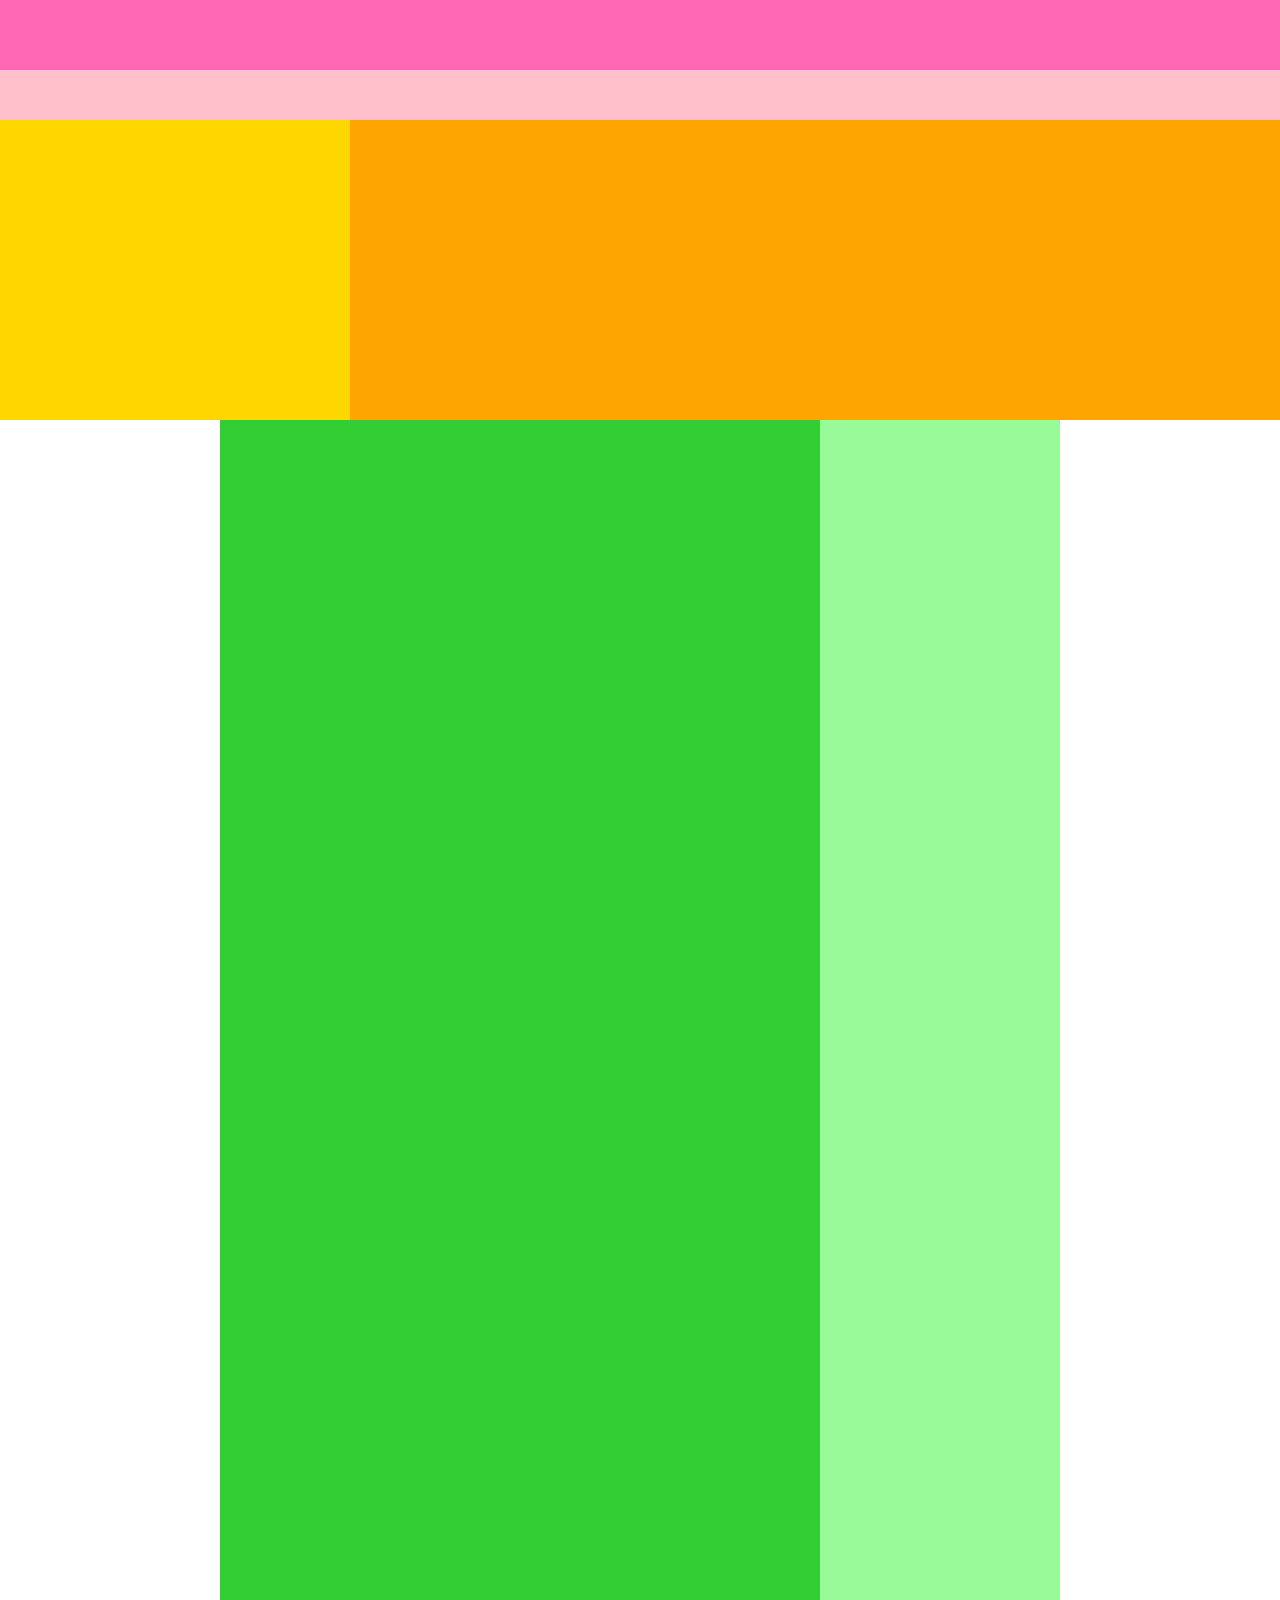
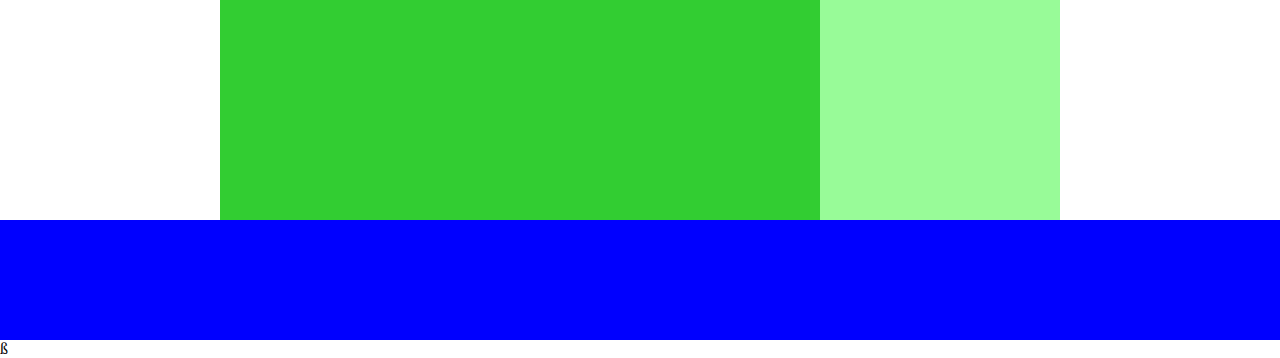
<file: caravvam/index.html>
<!DOCTYPE html>
<html>
<head>
	<meta charset="UTF-8">
	<!-- CSSファイルの読み込み -->
	<link rel="stylesheet" type="text/css" href="style.css">
	<title>CARAVAN</title>
</head>
<body>

	<!-- header用のdiv -->
	<div class="header">
	  <div class="header-top"></div>
	  <div class="header-bottom"></div>
	</div>

	<!-- main-visual用のdiv -->
	<div class="main-visual">
		<div class="main-visual-content"></div>
	</div>

	<!-- main用のdiv -->
	<div class="main clearfix">
		<div class="blog"></div>
		<div class="sidebar"></div>
	</div>

	<!-- footer用のdiv -->
	<div class="footer"></div>ß
</body>
</html>
</file>
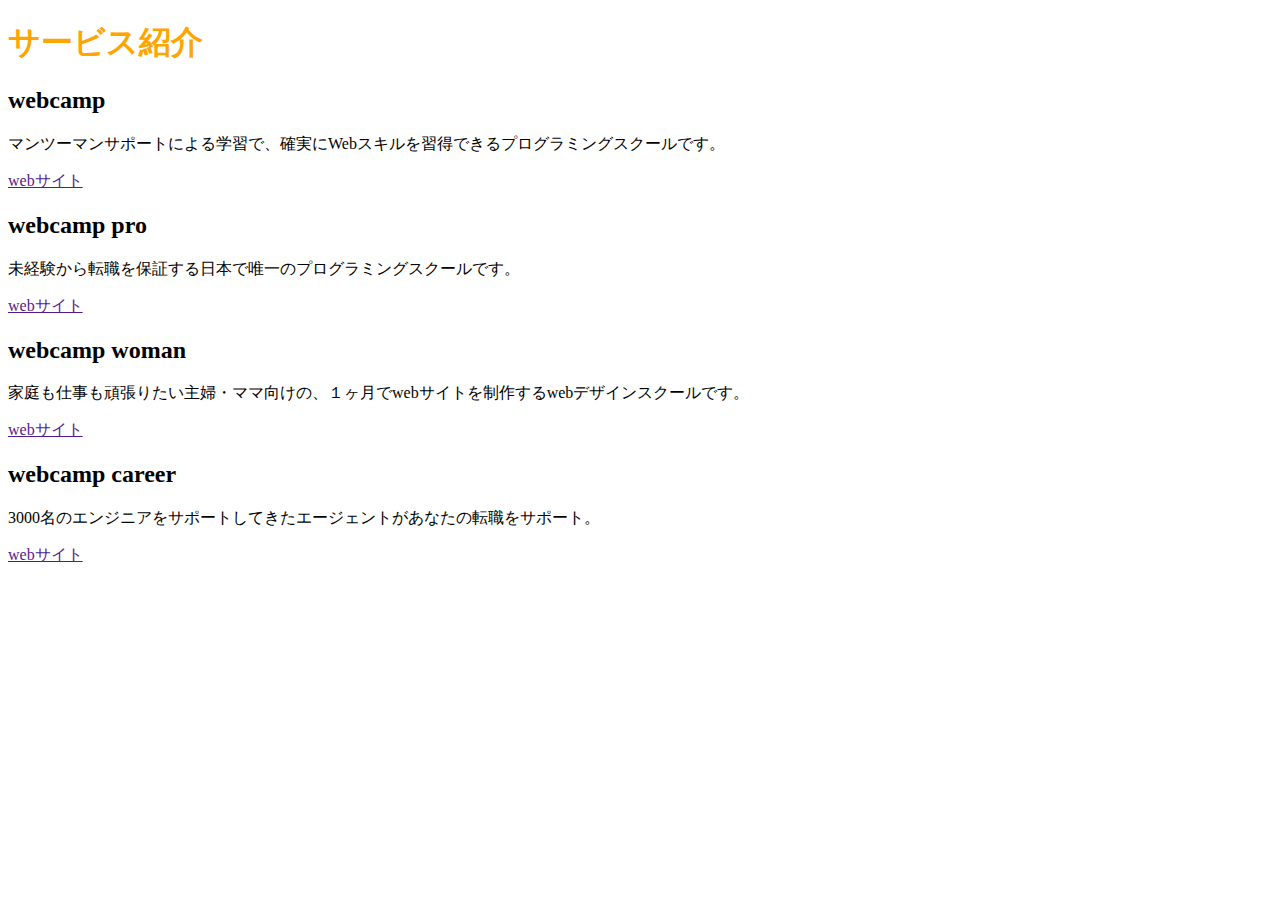
<file: chapter2_exercise/index.html>
<!DOCTYPE html>
<html>
<head>
	<meta charset="UTF8">
	<!-- style.css -->
	<link rel="stylesheet" type="text/css" href="style.css">
</head>
<body>
	<h1>サービス紹介</h1>
	<h2> webcamp </h2>
	<p>マンツーマンサポートによる学習で、確実にWebスキルを習得できるプログラミングスクールです。</p>
	<a href="">webサイト</a>
	<h2>webcamp pro</h2>
	<p>未経験から転職を保証する日本で唯一のプログラミングスクールです。</p>
	<a href="">webサイト</a>
	<h2>webcamp woman</h2>
	<p>家庭も仕事も頑張りたい主婦・ママ向けの、１ヶ月でwebサイトを制作するwebデザインスクールです。</p>
    <a href="">webサイト</a>	
    <h2>webcamp career</h2>
    <p>3000名のエンジニアをサポートしてきたエージェントがあなたの転職をサポート。</p>
    <a href="">webサイト</a>






</body>
</html>
</file>
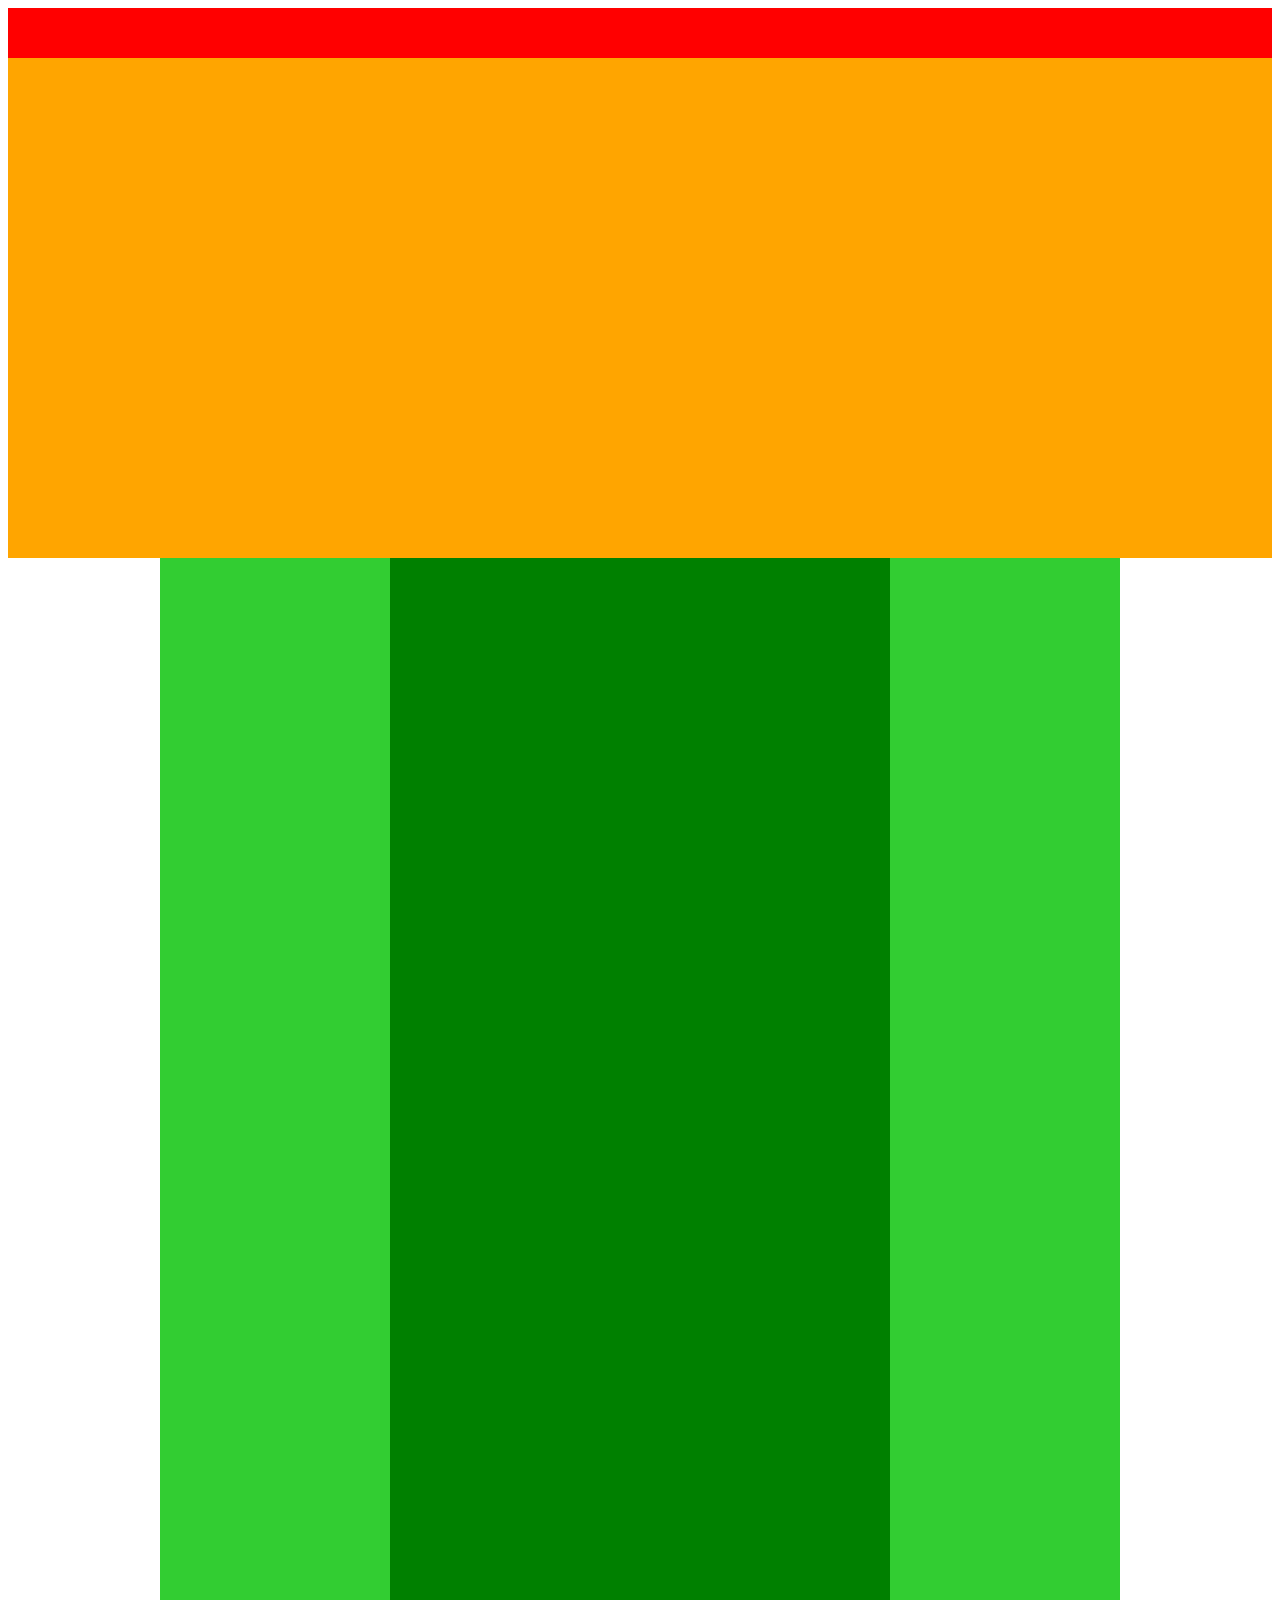
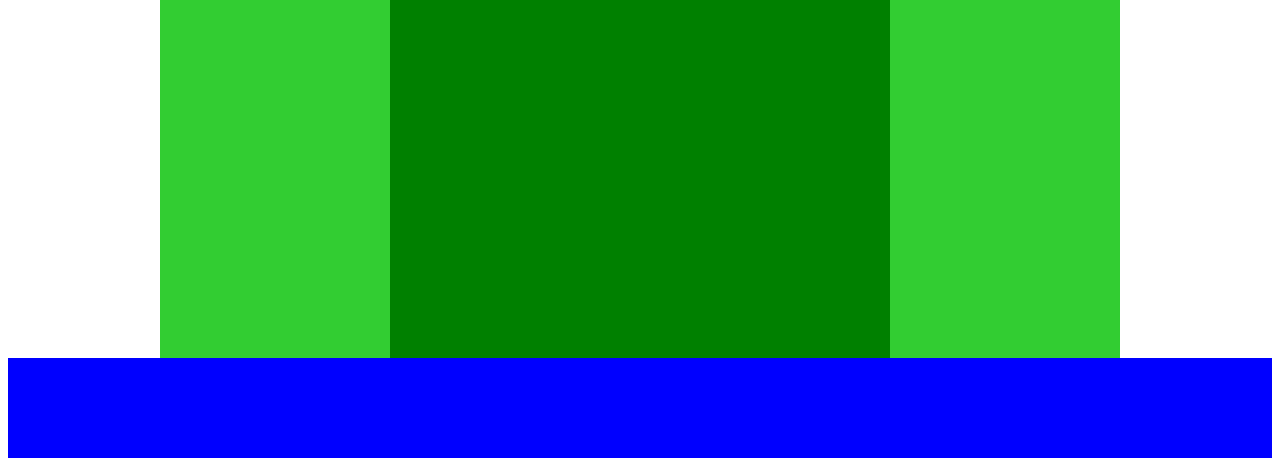
<file: chapter3_exercise/index.html>
<!DOCTYPE html>
<html>
<head>
	<meta charest="UTF-8">
	<title></title>
	<link rel="stylesheet" type="text/css" href="style.css">
</head>
<body>
	<div class="header"></div>

	<div class="main-visual"></div>

	<div class="body clearfix">

		<div class="bob"></div>

		<div class="main"></div>

		<div class="bomb"></div>

	</div>

	<div class="footer"></div>



</body>
</html>
</file>
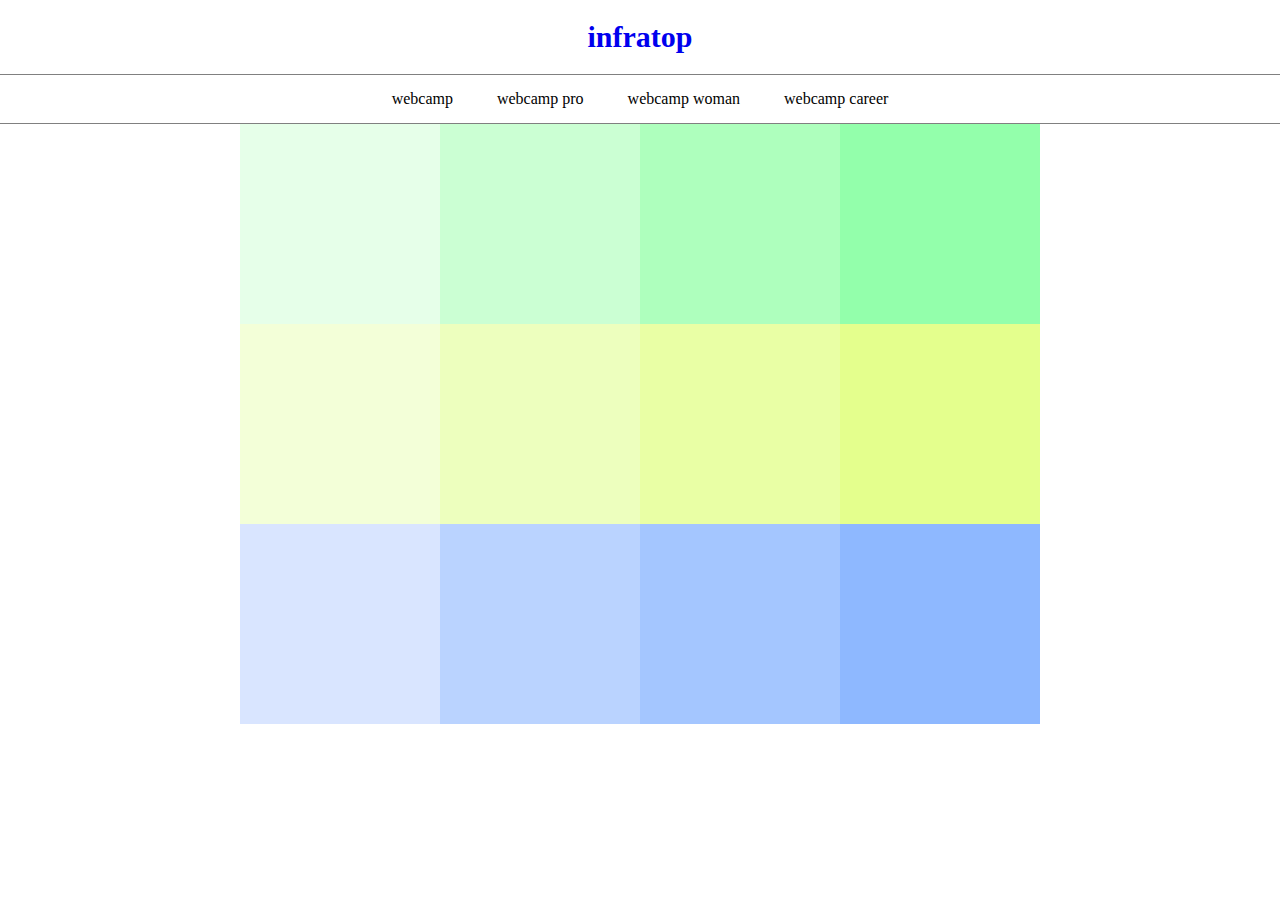
<file: chapter4_exercise/index.html>
<!DOCTYPE html>
<html>
<head>
	<meta charset="UTF-8" />
	<link rel="stylesheet" type="text/css" href="style.css">
	<title>infratop</title>
</head>
<body>
	<header>
		<h1 class="headline">
			<a href="index.html">infratop</a>
		</h1>
	</header>
	<nav>
		<ul class="nav-list">
			<li class="nav-list-item">
				<a herf="index.html">webcamp</a>
			</li>
			<li class="nav-list-item">webcamp pro</li>
			<li class="nav-list-item">webcamp woman</li>
			<li class="nav-list-item">webcamp career</li>
		</ul>
	</nav>
	<div class="main">
		<div class="box1"></div>
		<div class="box2"></div>
		<div class="box3"></div>
		<div class="box4"></div>
		<div class="box5"></div>
		<div class="box6"></div>
		<div class="box7"></div>
		<div class="box8"></div>
		<div class="box9"></div>
		<div class="box10"></div>
		<div class="box11"></div>
		<div class="box12"></div>
	</div>

	<footer>

	</footer>

</body>
</html>
</file>
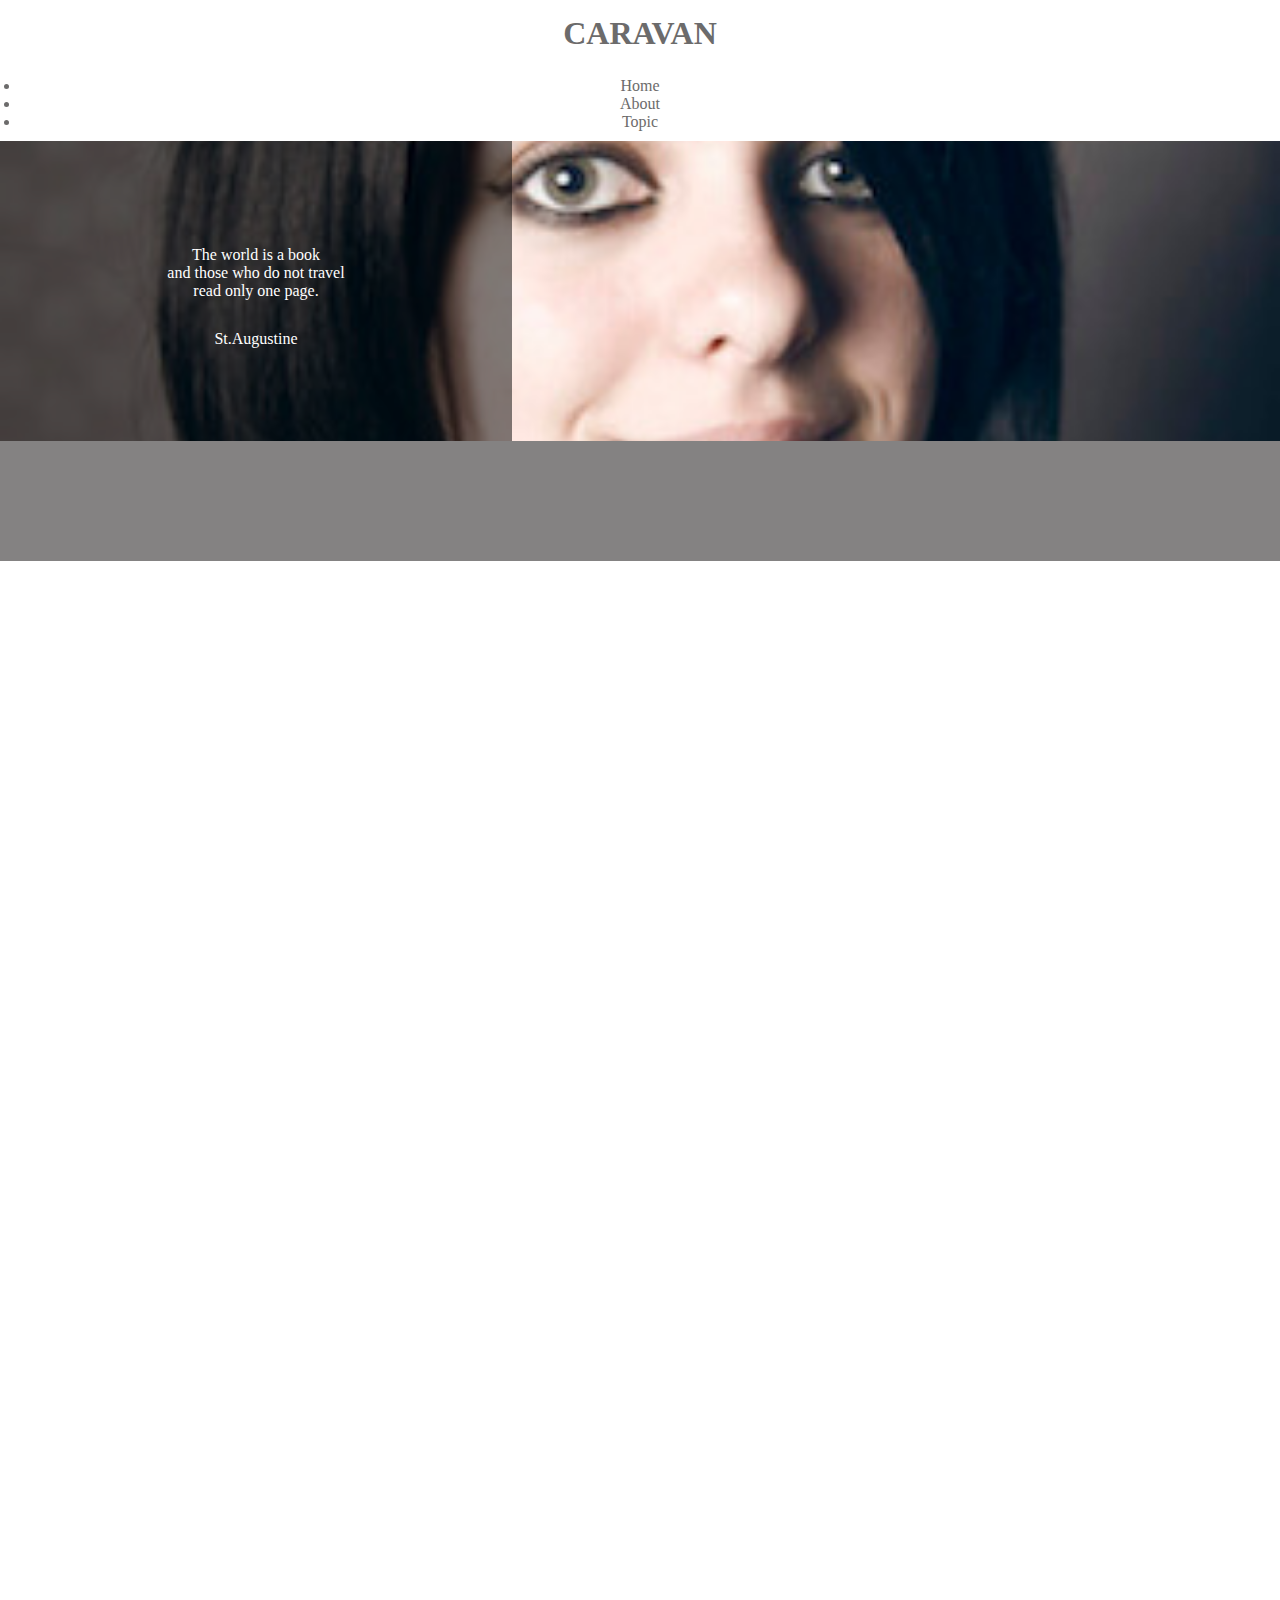
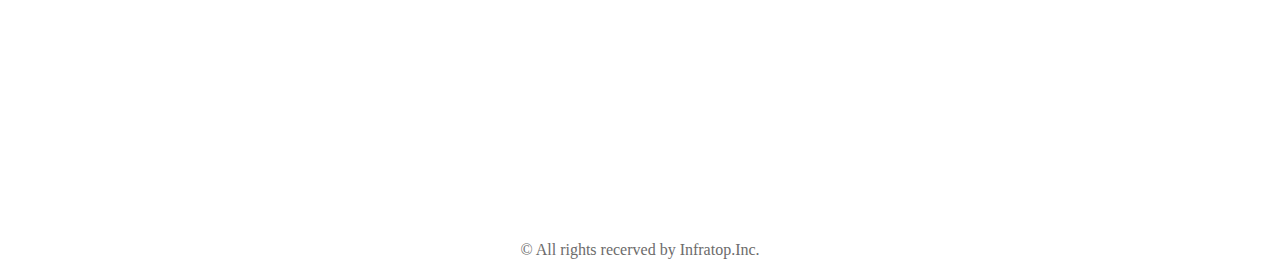
<file: chapter5_exercis/index.html>
<!DOCTYPE html>
<html>
<head>
  <meta charset="UTF-8" />
  <link rel="stylesheet" href="style.css">
  <title>CARAVAN</title>
</head>
<body>
  <header>
    <h1 class="headline">
      <a href="index.html">CARAVAN</a>
    </h1>
  </header>
  <nav>
    <ul class="nav-list">
      <li class="nav-list-item">
        <a href="index.html">Home</a>
      </li>
      <li class="nav-list-item">About</li>
      <li class="nav-list-item">Topic</li>
    </ul>
  </nav>
  <div class="main-visual">
    <div class="main-visual-content">
       <p class="main-visual-text">
        The world is a book<br>
        and those who do not travel<br>
        read only one page.
       </p>
       <p class="main-visual-name">
        St.Augustine
       </p>
    </div>
  </div>
  <!-
  <div class="main clearfix">
    <div class="blog"></div>
    <div class="sidebar"></div>
  </div>
  <footer>
    <p class="footer-text">© All rights recerved by Infratop.Inc.</p>

  </footer>
</body>
</html>
</file>
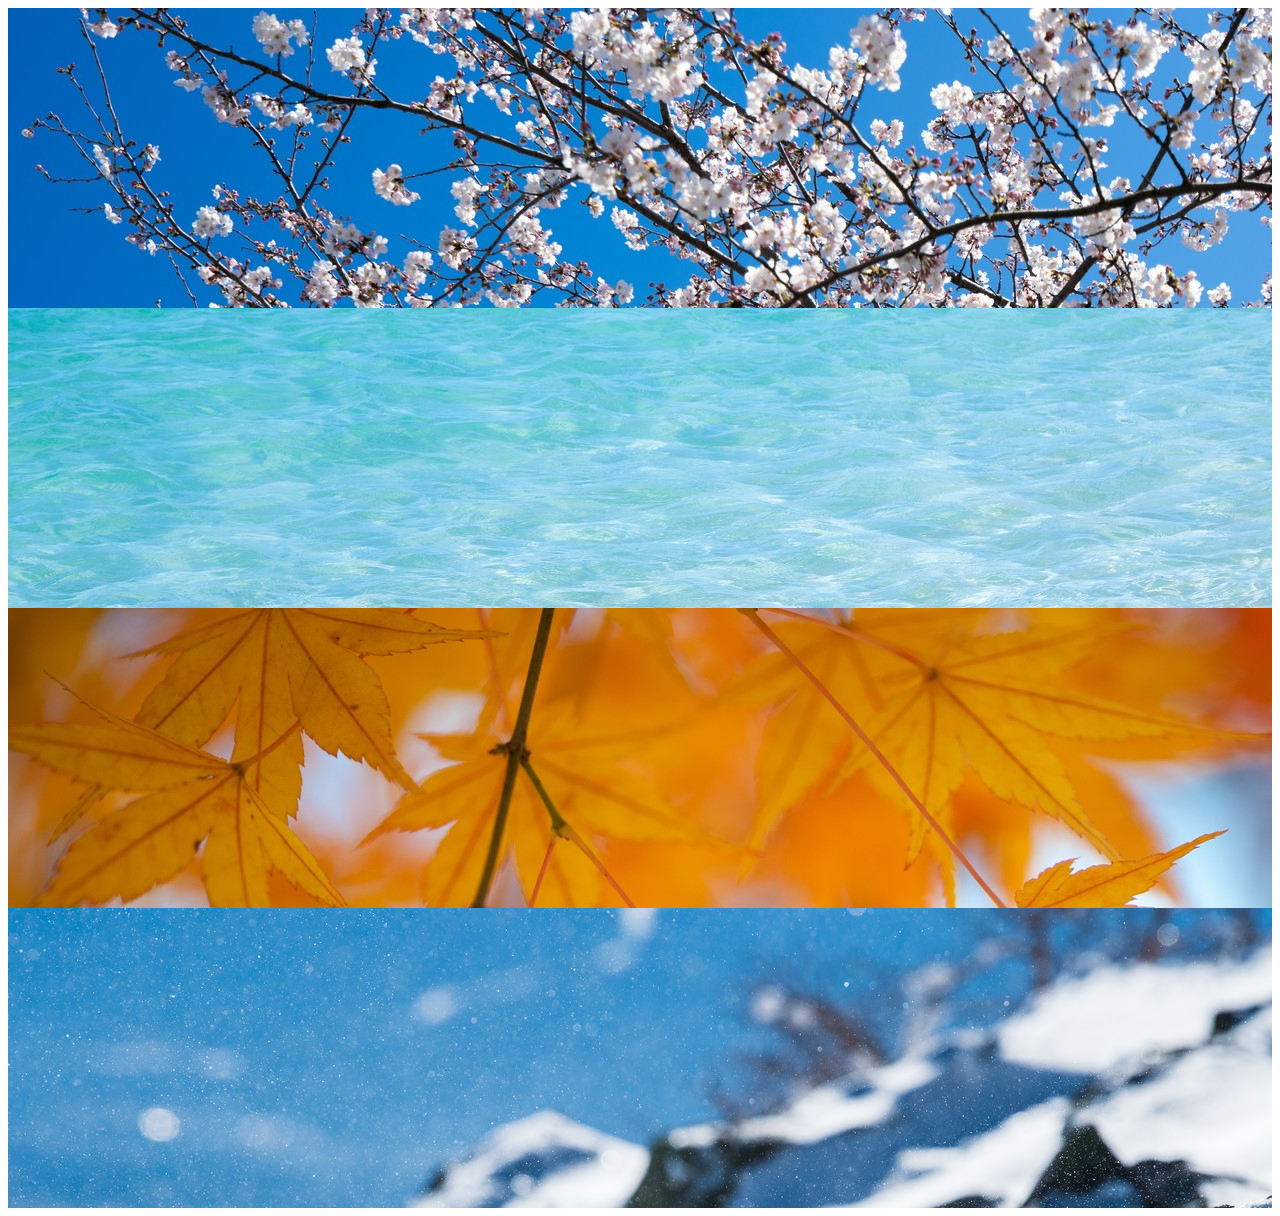
<file: chapter5_exercise_2/index.html>
<!DOCTYPE html>
<html>
<head>
	<title></title>
	<link rel="stylesheet" type="text/css" href="style.css">
</head>
<body>
	<main>
		<div class="spring"></div>
		<div class="summer"></div>
		<div class="autumn"></div>
		<div class="winter"></div>


	</main>




</body>
</html>
</file>
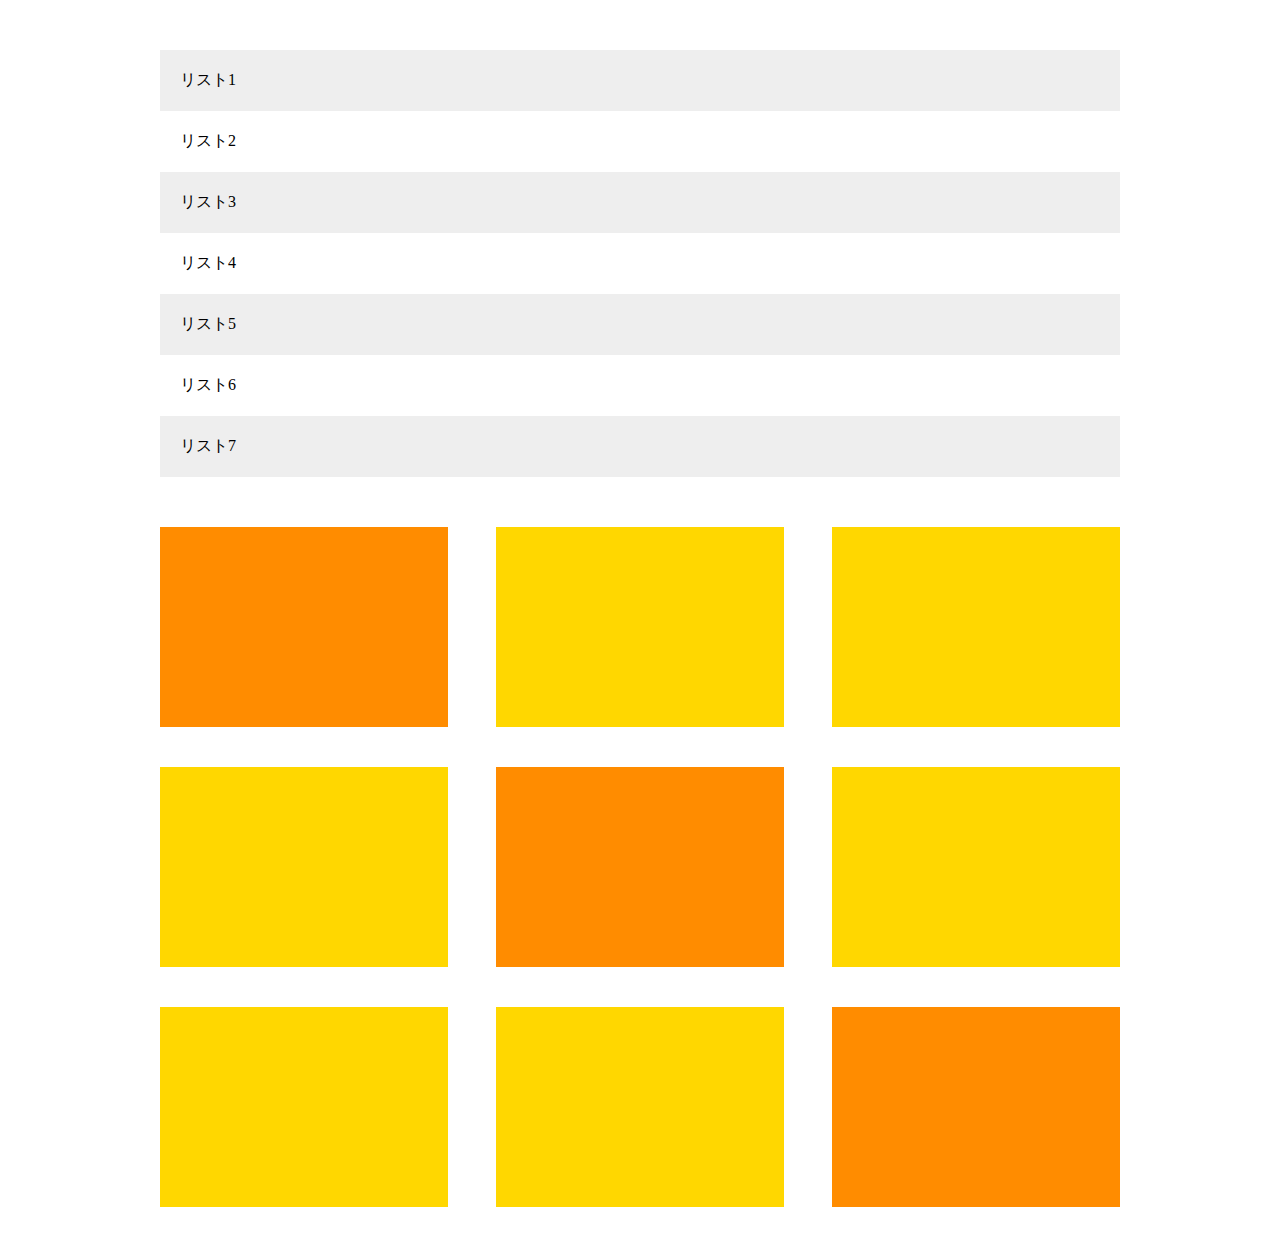
<file: chapter7_answer/index.html>
<!DOCTYPE html>
<html lang="ja">
<head>
  <meta charset="utf8">
  <title>7章演習</title>
  <link rel="stylesheet" href="style.css" >
</head>
<body>
  <main>
    <ul class="list">
      <li class="list-item">リスト1</li>
      <li class="list-item">リスト2</li>
      <li class="list-item">リスト3</li>
      <li class="list-item">リスト4</li>
      <li class="list-item">リスト5</li>
      <li class="list-item">リスト6</li>
      <li class="list-item">リスト7</li>
    </ul>

    <div class="clearfix">
      <div class="box"></div>
      <div class="box"></div>
      <div class="box"></div>
      <div class="box"></div>
      <div class="box"></div>
      <div class="box"></div>
      <div class="box"></div>
      <div class="box"></div>
      <div class="box"></div>
    </div>
  </main>
</body>
</html>
</file>
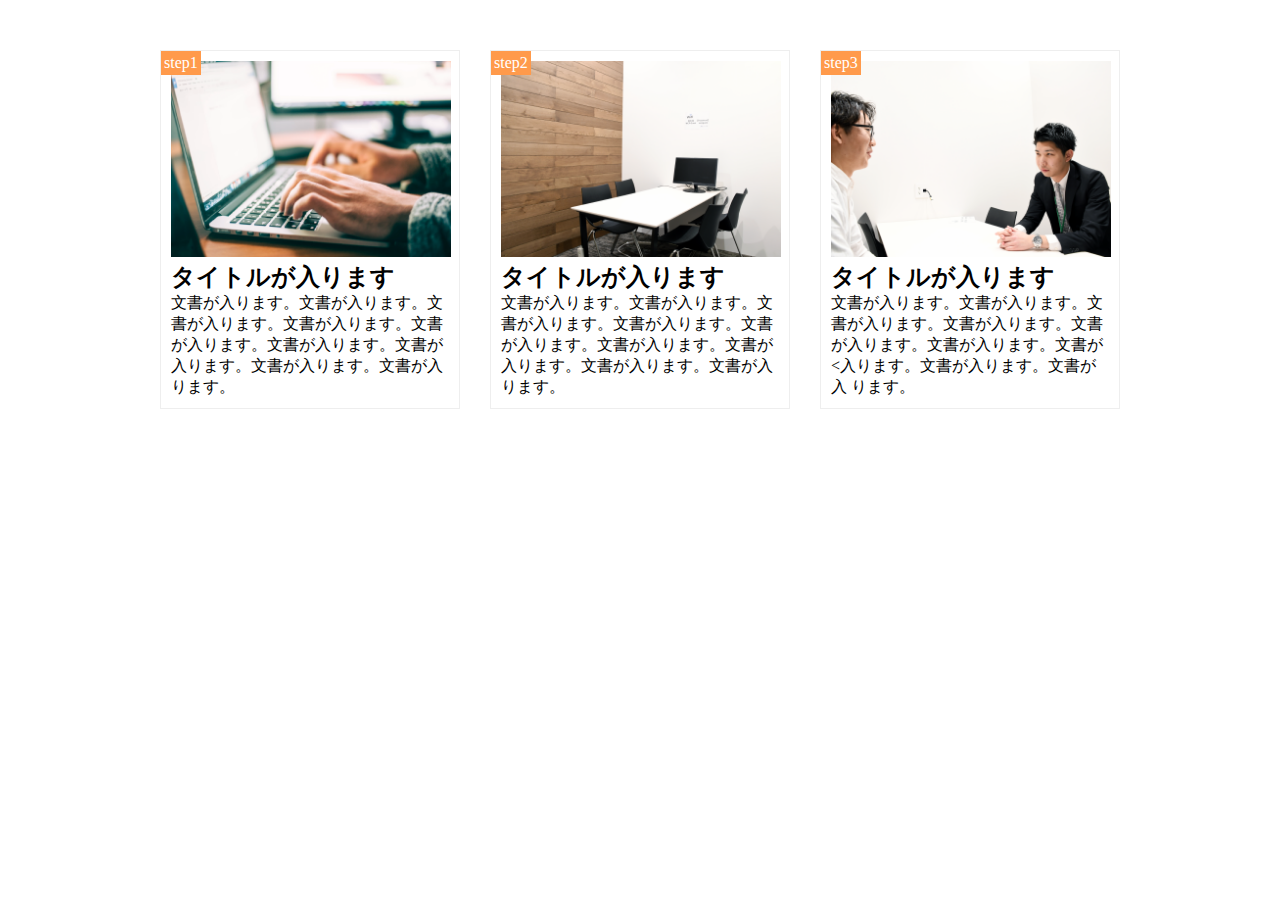
<file: chapter8_exercise/index.html>
<!DOCTYPE html>
<html>
<head>
	<meta charset="UTF-8">
	<meta name="viewport" content="width=device-width,initial-scale=1.0">
	<link rel="stylesheet" type="text/css" href="style.css">
	<title></title>
</head>
<body>
 <main class="clearfix">
		<div class="left">
			
				<img src="img/flow01.png">
				<span class="step-num">step1</span>

				<h2>タイトルが入ります</h2>
				<td align="center"></td>
			<p>
				文書が入ります。文書が入ります。文書が入ります。文書が入ります。文書
				が入ります。文書が入ります。文書が入ります。文書が入ります。文書が入
				ります。
			</p>
		</div>
	<div class="center">
		<img src="img/flow02.png">
		<span class="step-num">step2</span>
		<h2>タイトルが入ります</h2>
		<p>
			文書が入ります。文書が入ります。文書が入ります。文書が入ります。文書
			が入ります。文書が入ります。文書が入ります。文書が入ります。文書が入
			ります。
		</p>
	</div>
	<div class="right">
		<img src="img/flow03.png">
		<span class="step-num">step3</span>
		<h2>タイトルが入ります</h2>
		<p>
			文書が入ります。文書が入ります。文書が入ります。文書が入ります。文書
			が入ります。文書が入ります。文書が<入ります。文書が入ります。文書が入
			ります。
		</p>
	</div>
 </main>
</body>
</html>
</file>
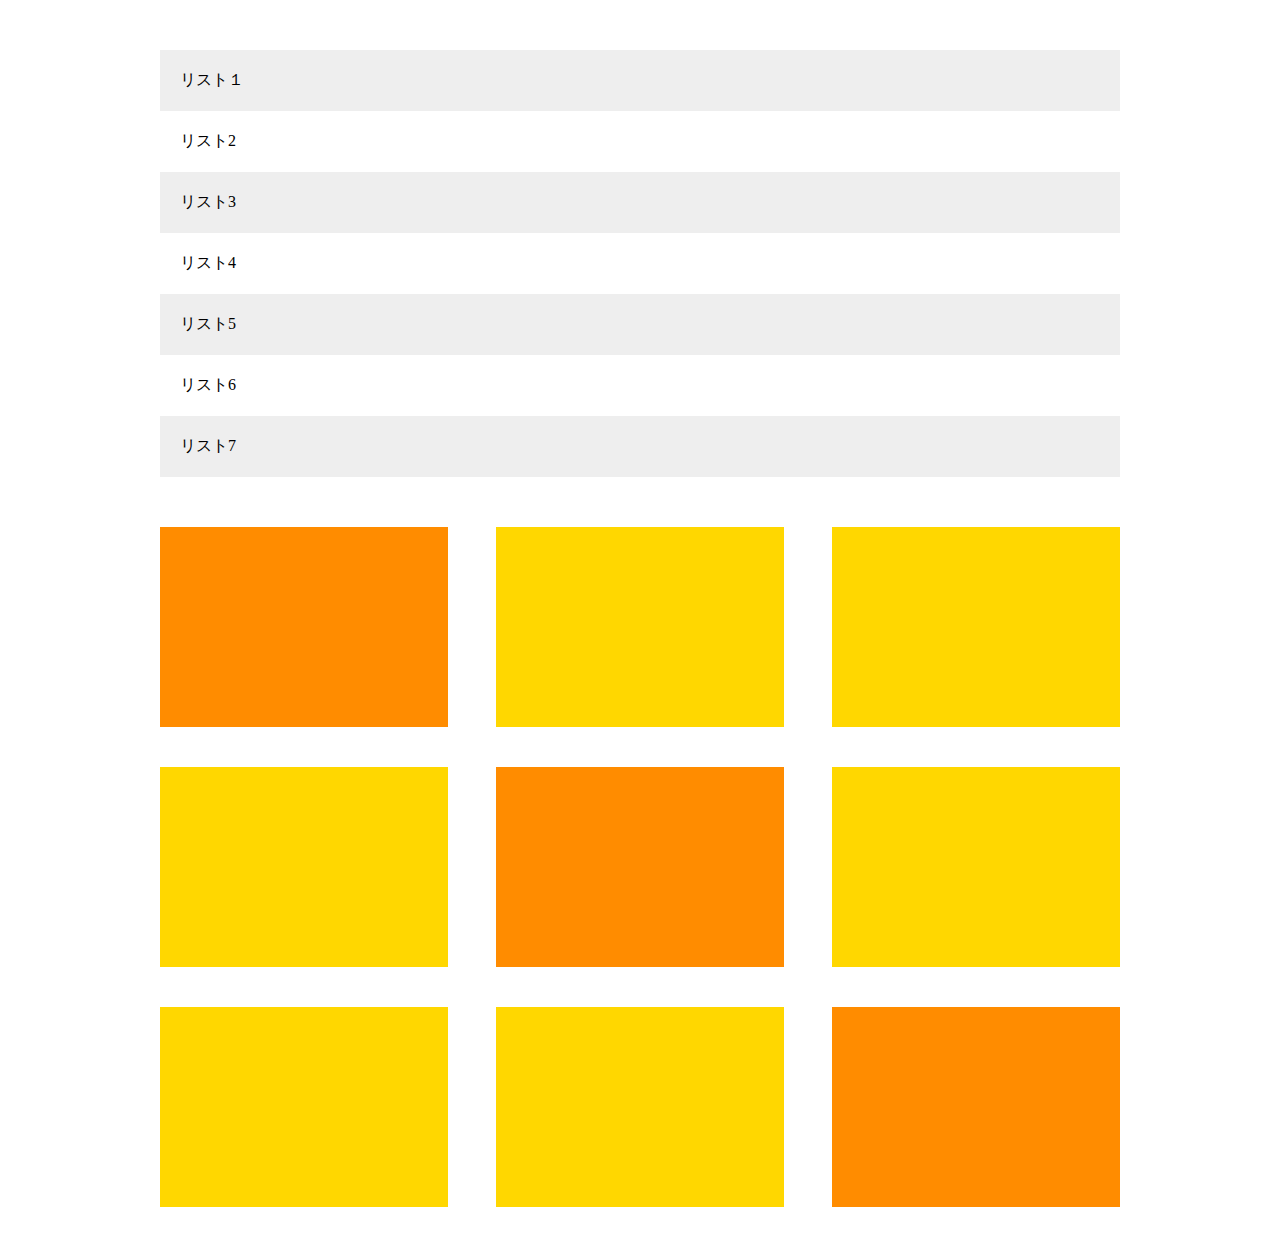
<file: chapter7_answer/【chapter7_exercise/index.html>
<!DOCTYPE html>
<html>
	<head>
		<meta charset="utf-8">
		<link rel="stylesheet" type="text/css" href="style.css">

	<title></title>
	</head>
	<body>
		<main>
			<ul class="list">
				<li class="list-itme">リスト１</li>
				<li class="list-itme">リスト2</li>
				<li class="list-itme">リスト3</li>
				<li class="list-itme">リスト4</li>
				<li class="list-itme">リスト5</li>
				<li class="list-itme">リスト6</li>
				<li class="list-itme">リスト7</li>
			</ul>
			<div class="clearfix">
				<div class="box"></div>
				<div class="box"></div>
				<div class="box"></div>
				<div class="box"></div>
				<div class="box"></div>
				<div class="box"></div>
				<div class="box"></div>
				<div class="box"></div>
				<div class="box"></div>
			</div>
		</main>





	</body>
</html>
</file>
<file: caravvam/style.css>
/*ブラウザがそれぞれ持っているCSSをリセットするため*/
* {
	margin: 0;
	padding: 0;
	box-sizing: boder-box;
} 

.clearfix::after {
	content: "";
	display: block;
	clear: both;
}

.header{
	width: 100%; /* 横幅いっぱい */
	height: 120px; /*高さ120px */
	background-color: red; /* 背景赤色 */
}

.header-top{
	width: 100%; /*横幅 */
	height: 70px; /* 高さ */
	background-color: hotpink; /* 背景色 */
}

.header-bottom{
	width: 100%; /* 横幅 */
	height: 50px; /* 高さ */
	background-color: pink; /* 背景色 */
}

.main-visual {
	width: 100%; /* 横幅 */
	height: 300px; /* 高さ */
	background-color: orange; /*背景色　*/
}

.main-visual-content{
	width: 350px; /* 横幅を指定 */
	height: 300px; /* 親の高さに揃える */
	background-color: gold; /* 背景色 */
}

.main {
	width: 840px; /* 横幅 */
	height: 
	; /*高さ（多め設定） */
	background-color: green; /* 背景色 */
	margin: 0 auto;
}

.blog{
	width: 600px;
	height: 1400px;
	background-color: limegreen;
	float: left; /* 要素を左揃えで並べる */
}

.sidebar{
	width: 240px;
	height: 1400px;
	background-color: palegreen;
	float: left; /* 要素を左揃えで並べる */
}

.footer {
	width: 100%; /* 横幅 */
	height: 120px; /* 高さ */
	background-color: blue; /* 背景色 */
}
</file>
<file: chapter2_exercise/style.css>
p{
	color: orenge;
}
h1{
	color: orange;
}

.test{
	color:#fff;
	height:100px;
}
</file>
<file: chapter3_exercise/style.css>
.clearfix::after{
	content: "";
	display: block;
	clear: both;
}
.header{
	width: 100%;
	height:50px;
	background-color: red
}
.main-visual{
	width: 100%;
	height: 500px;
	background-color: orange;
}
.body{
	width: 960px;
	margin: 0 auto;
}
.bob{
	width: 230px;
	height: 1400px;
	background-color: limegreen;
	float: left;
}
.main{
	width: 500px;
	height: 1400px;
	background-color: green;
	float: left;
}
.bomb{
	width: 230px;
	height: 1400px;
	background-color: limegreen;
	float: left;
}
.footer{
	width: 100%;
	height: 100px;
	background-color: blue;
}
</file>
<file: chapter4_exercise/style.css>
*{
	margin: 0;
	padding: 0;
	box-sizing: border-box;
	color: ;
}
a{
text-decoration: none;
}
header{
	width: 90%;
	padding: 20px 0;
	margin: 0 auto;
	text-align: center;
}
header .headline{
	font-size: 30px;
}
.nav-list{
	text-align: center;
	padding: 15px 0;
	margin: 0 auto;
	border-top: 1px solid gray;
	border-bottom: 1px solid gray;
}
.nav-list-item{
	list-style: none;
	display: inline-block;
	margin: 0 20px;
}
.main{
	width: 800px;
	height: 600px;
	margin: 0 auto;
}
.box1{
	width: 200px;
	height: 200px;
	background-color: #e6ffe9;
	float: left;
}
.box2{
	width: 200px;
	height: 200px;
	background-color: #cbffd3;
	float: left;
}
.box3{
	width: 200px;
	height: 200px;
	background-color: #aeffbd;
	float: left;
}
.box4{
	width: 200px;
	height: 200px;
	background-color: #93ffab;
	float: left;
}
.box5{
	width: 200px;
	height: 200px;
	background-color: #f3ffd8;
	float: left;
}
.box6{
	width: 200px;
	height: 200px;
	background-color: #edffbe;
	float: left;
}
.box7{
	width: 200px;
	height: 200px;
	background-color: #e9ffa5;
	float: left;
}
.box8{
	width: 200px;
	height: 200px;
	background-color: #e4ff8d;
	float: left;
}
.box9{
	width: 200px;
	height: 200px;
	background-color: #d9e5ff;
	float: left;
}
.box10{
	width: 200px;
	height: 200px;
	background-color: #bad3ff;
	float: left;
}
.box11{
	width: 200px;
	height: 200px;
	background-color: #a4c6ff;
	float: left;
}
.box12{
	width: 200px;
	height: 200px;
	background-color: #8eb8ff;
	float: left;
}
</file>
<file: chapter5_exercis/style.css>
*{
	margin: 0;
	padding: 0;
	box-sizing: border-box;
	color: #6c6b6b;
}
a{
	text-decoration: none;
}
.clearfix::after{
content:"";
display: block;
clear: both;
}
header{
	width: 90%;
	padding: 15px 0;
	margin:0 auto;
	text-align: center;
}
header .headline{
	font-size: 32px;
}
.nav-list{
text-align: center;
padding: 10px 0;
margin: 0 20px;
}
.main-visual{
	width: 100%;
	height:300px;
	background-image: url(img/person.jpg);
	background-size: cover;
	background-position: center;
}
.main-visual-content{
	width: 40%;
	height: 300px;
	background-color: rgba(0,0,0,0.5);
	text-align: center;
	padding-top: 105px;
}
.main-visual-text{
	color: #fff;
}
.main-visual-name{
	margin-top: 30px;
	color: #fff;
}
.main{
	width:840px;
	margin: 0 auto;
}
.blog{
	width: 100%;
	height: 1400px;
	float: left;
}
.sideber{
	width: 100%;
	height:1400px;
	float: left;
}
footer{
	width: 100%;
	height: 120px;
	text-align: center;
	padding: 50px 0;
	background-color: #848282;
}
.footer-trext{
	color: #fff;
}
</file>
<file: chapter5_exercise_2/style.css>
.spring{
	width: 100%;
	height: 300px;
	background-image: url(img/box1.jpg);

}
.summer{
	width: 100%;
	height: 300px;
	background-image: url(img/box2.jpg);

}
.autumn{
	width: 100%;
	height: 300px;
	background-image: url(img/box3.jpg);
}
.winter{
	width: 100%;
	height: 300px;
	background-image: url(img/box4.jpg);
}
</file>
<file: chapter7_answer/style.css>
* {
  margin: 0;
  padding: 0;
  box-sizing: border-box;
}

.clearfix::after {
  content: "";
  display: block;
  clear: both;
}

main{
  width: 960px;
  margin: 50px auto;
}

.list{
  margin-bottom: 50px;
}

.list-item{
  padding: 20px;
  list-style: none;
}

.list-item:nth-child(odd){
  background-color: #eee;
}

.box{
  background-color: #ffd700;
  width: 30%;
  height: 200px;
  float: left;
  margin-right: 5%;
  margin-bottom: 40px;
}

.box:first-child,
.box:last-child,
.box:nth-child(5){
  background-color: #ff8c00;
}

.box:nth-child(3n){
  margin-right: 0;
}

.box:nth-last-child(-n+3){
  margin-bottom: 0;
}
</file>
<file: chapter8_exercise/style.css>
*{
	margin: 0;
	padding: 0;
	box-sizing: border-box;
}
body{
	width: 960px;
	margin: 50px auto;
}
.left{
	width: 300px;
	float: left;
	border: 1px solid #eee;
  	float: left;
  	width: 300px;
 	 padding: 10px;
 	 position: relative;
}
img{
	width: 280px;
	margin: 0 auto;


}
.center{
	width: 280px;
	/*background-image: url(img/flow02.png);*/
	float: left;
	margin: 0 30px;

  	float: left;
 	width: 300px;
	margin-right: 30px;
	padding: 10px;
	position: relative;
	border: 1px solid #eee;
}

.right{
	width: 280px;
	/*background-image: url(img/flow03.png);*/
	float: left;
	border: 1px solid #eee;
  	float: left;
  	width: 300px;
  padding: 10px;
  position: relative;
}
.step-num{
	position: absolute;
	top: 0;
	left: 0;
	background-color: #FF9A4B;
	color: #fff;
	padding: 3px;
}
@media screen and (max-width:768px){
	body{
		width: 100%;
	}
	.left{
		width: 90%;
		margin: 50px auto 20px;
		float: none;
	}
	.center{
		width: 90%;
		float: none;
	}{
		width: 90%;
	margin: 20px auto 50px;
	float: none;
	}
	img{
	width: 100%;
	margin: 0 auto;
    }
}
</file>
<file: chapter7_answer/【chapter7_exercise/style.css>
*{
	margin: 0;
	padding: 0;
	box-sizing: border-box;
}

.clearfix::after{
	content:"";
	display: block;
	clear: both;

}

main{
	width: 960px;
	margin: 50px auto;

}

.list{
	margin-bottom: 50px;

}

.list-itme{
	padding: 20px;
	list-style: none;

}

.list-itme:nth-child(odd){
	background-color: #eee;
}

.box{
	background-color: #ffd700;
	width: 30%;
	height: 200px;
	float: left;
	margin-right: 5%;
	margin-bottom: 40px;

}

.box:first-child,
.box:last-child,
.box:nth-child(5){
	background-color: #ff8c00;
}

.box:nth-child(3n){
	margin-right: 0;

}

.box:nth-last-child(-n+3){
	margin-bottom: 0;
}
</file>
